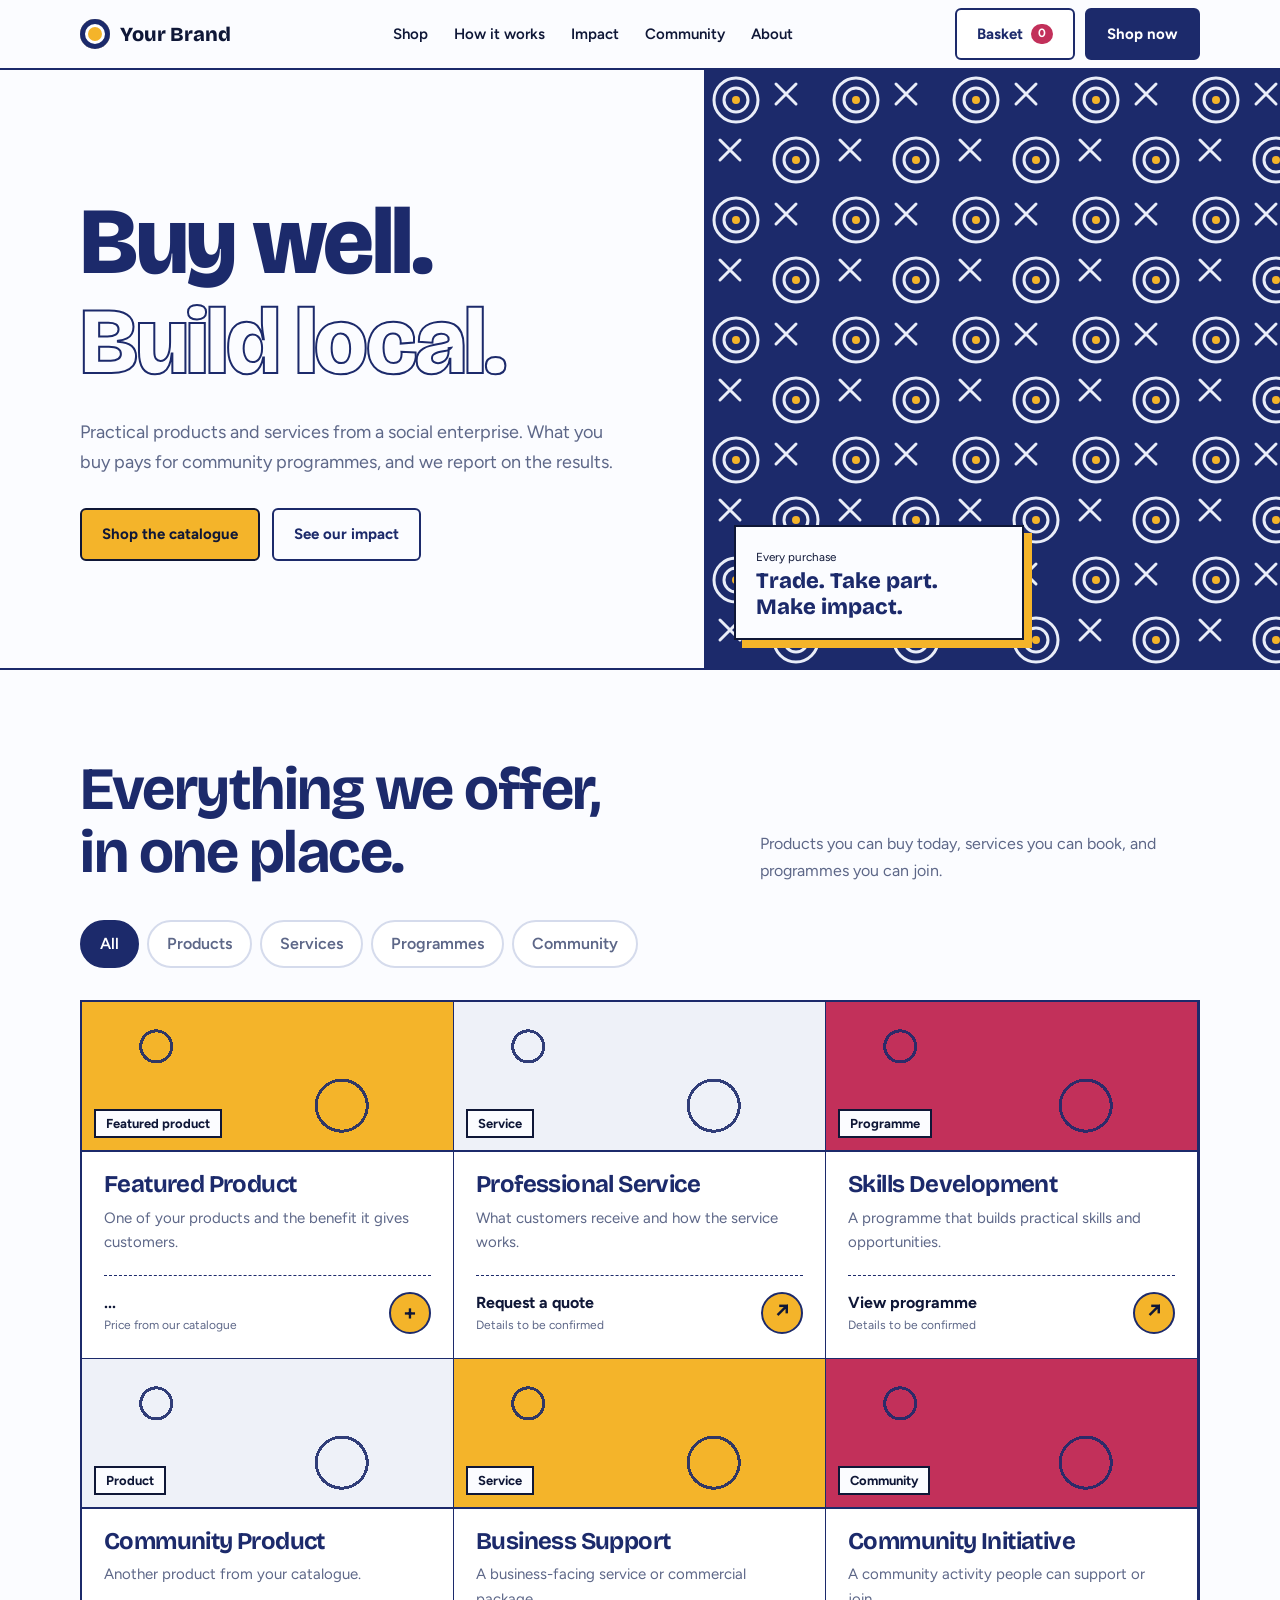
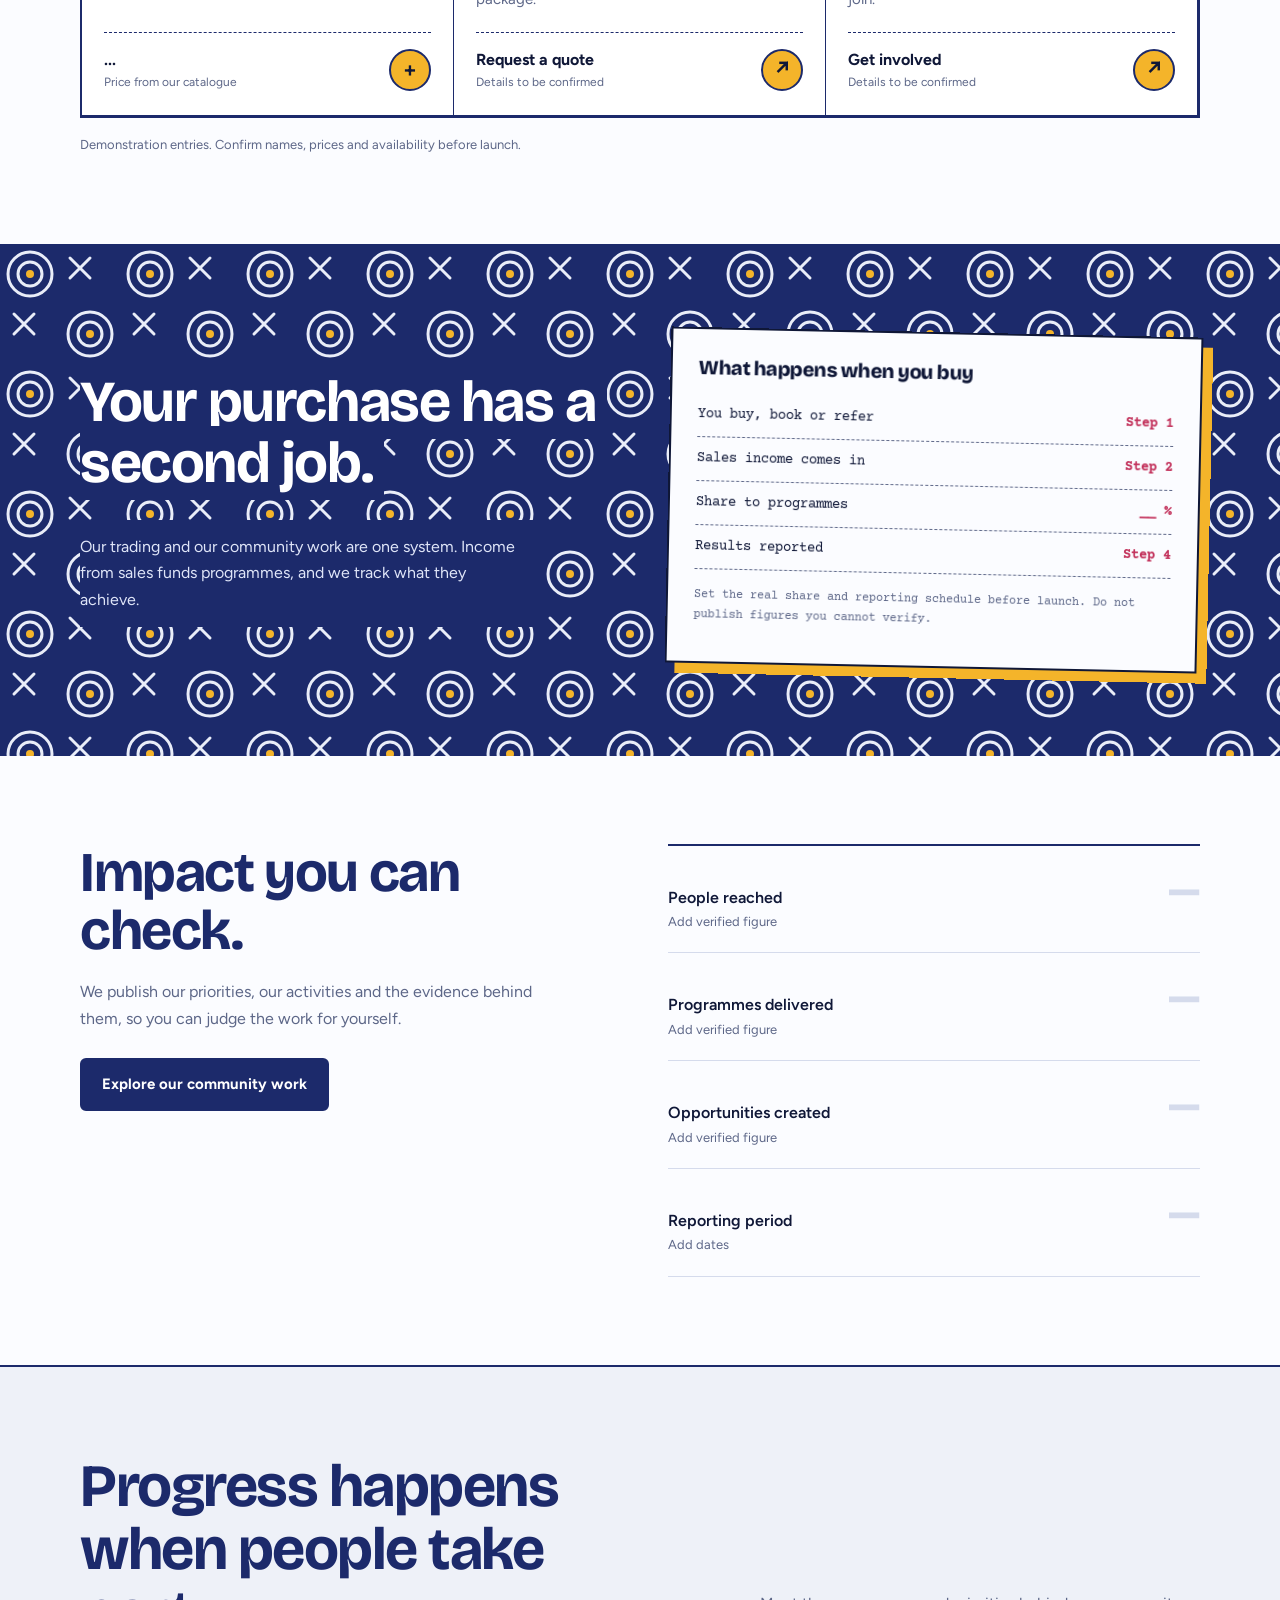
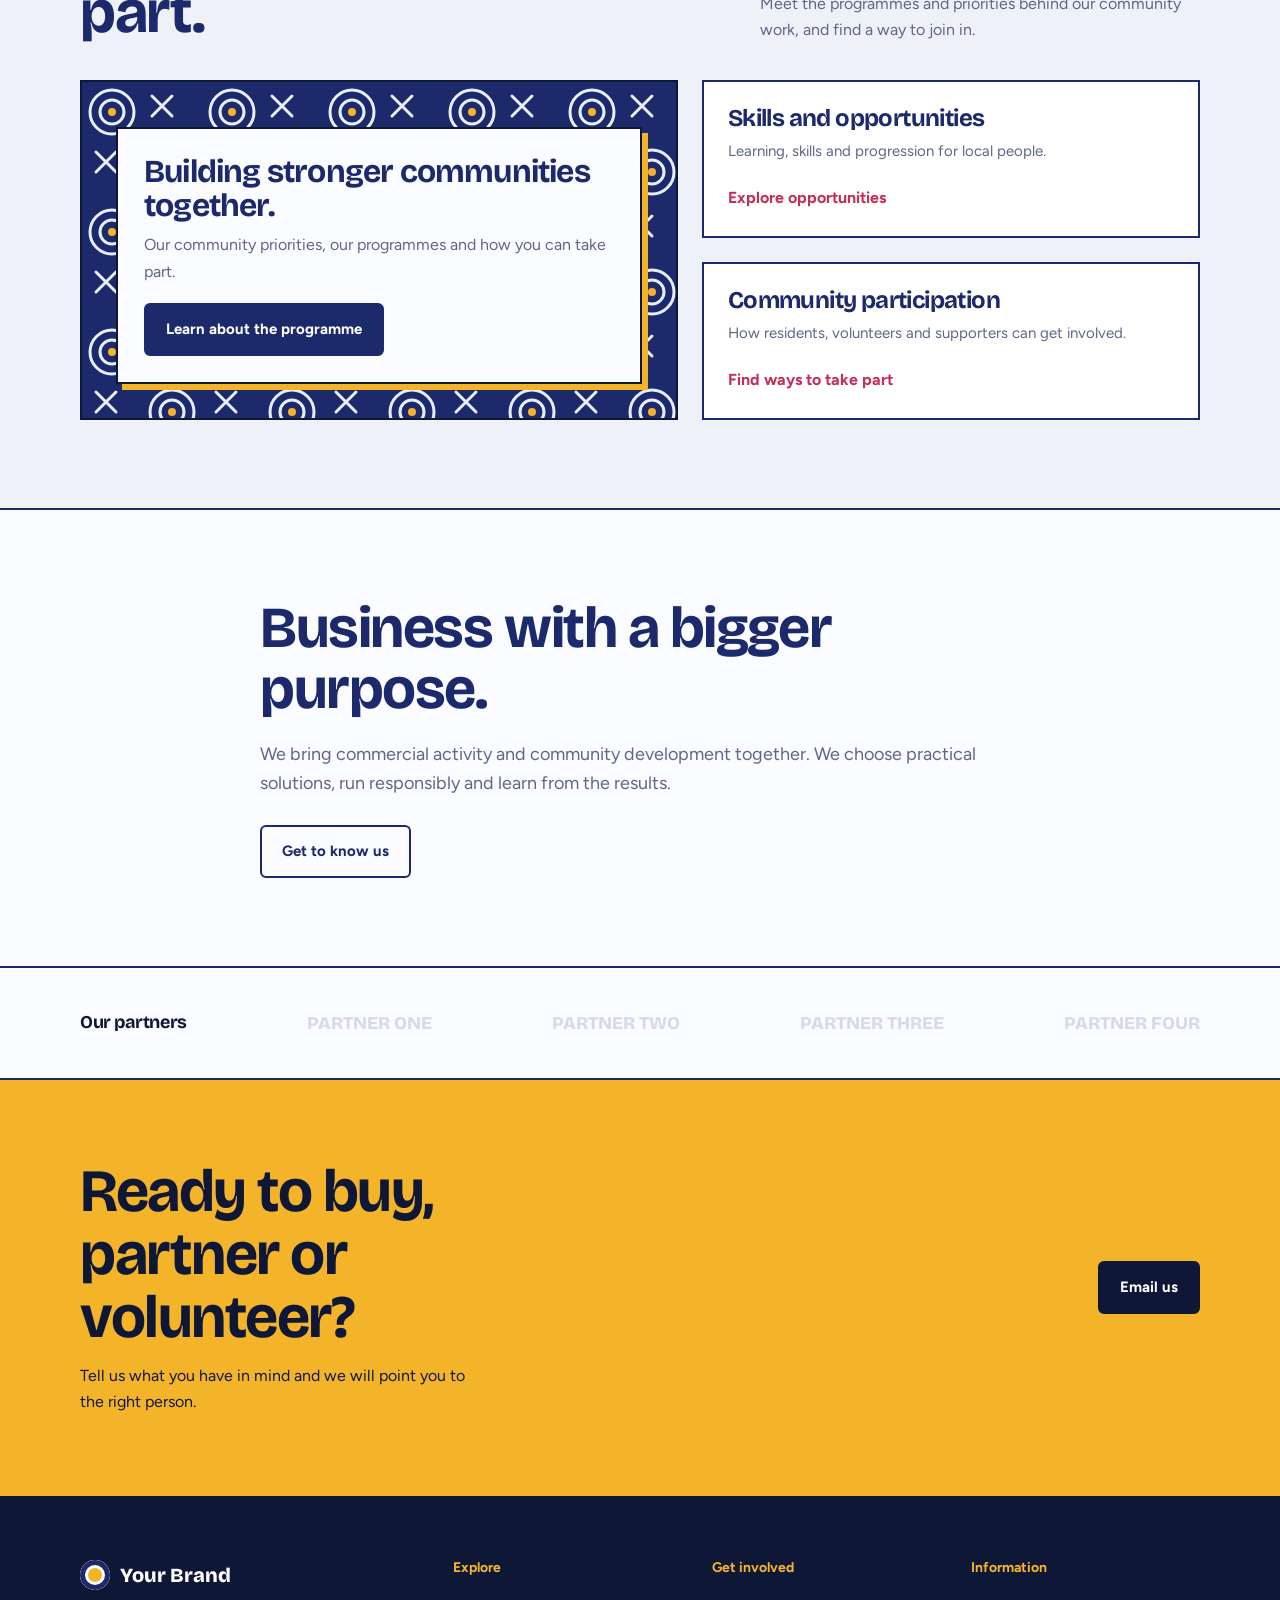
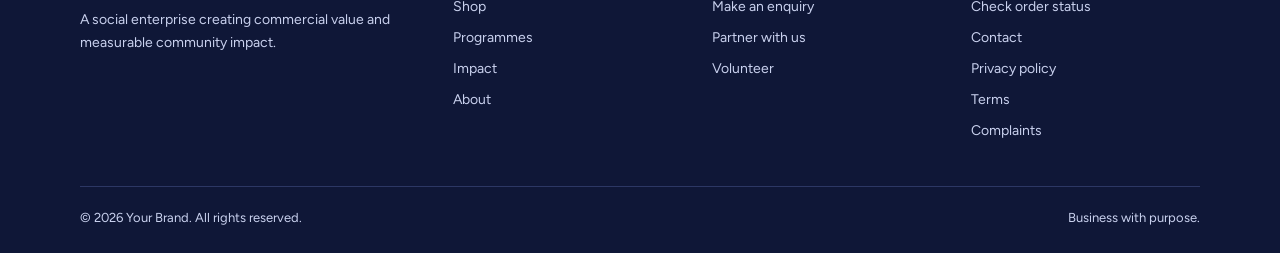
<file: index.html>
<!DOCTYPE html>
<html lang="en"><head><meta charset="UTF-8"><meta name="viewport" content="width=device-width,initial-scale=1">
<meta name="theme-color" content="#1c2a6b"><meta name="description" content="Products, services and community programmes from a social enterprise. Every purchase supports community impact.">
<title>Your Brand | Business with purpose</title>
<link rel="icon" href="[data-uri]" type="image/svg+xml">
<link rel="preconnect" href="https://fonts.googleapis.com"><link rel="preconnect" href="https://fonts.gstatic.com" crossorigin>
<link href="https://fonts.googleapis.com/css2?family=Bricolage+Grotesque:opsz,wght@12..96,400;12..96,800&family=Figtree:wght@400;600;700&family=Courier+Prime&display=swap" rel="stylesheet">
<style>:root{--indigo:#1c2a6b;--ink:#0f1737;--chalk:#eef1f8;--paper:#fbfcff;--saffron:#f4b42a;--hibiscus:#c2305a;--muted:#5d6788;--line:#d5dbec;--r:6px}
*{box-sizing:border-box;margin:0;padding:0}
html{scroll-behavior:smooth}
body{background:var(--paper);color:var(--ink);font:400 16px/1.65 "Figtree",system-ui,sans-serif;overflow-x:hidden}
a{color:inherit;text-decoration:none}button{font:inherit;cursor:pointer}
:focus-visible{outline:3px solid var(--saffron);outline-offset:3px}
h1,h2,h3{font-family:"Bricolage Grotesque",sans-serif;line-height:1.05;letter-spacing:-.025em}
.wrap{width:min(1120px,calc(100% - 40px));margin:auto}
.top{position:sticky;top:0;z-index:50;background:var(--paper);border-bottom:2px solid var(--indigo)}
.nav{display:flex;align-items:center;justify-content:space-between;min-height:68px;gap:20px}
.logo{display:flex;align-items:center;gap:10px;font:800 20px "Bricolage Grotesque",sans-serif}
.logo i{width:30px;height:30px;border-radius:50%;background:var(--indigo);box-shadow:inset 0 0 0 5px var(--indigo),inset 0 0 0 8px #fff,inset 0 0 0 30px var(--saffron)}
.links{display:flex;gap:26px;list-style:none;font-weight:600;font-size:15px}
.links a{padding:4px 0;border-bottom:2px solid transparent}.links a:hover{border-color:var(--saffron)}
.acts{display:flex;gap:10px;align-items:center}
.btn{display:inline-flex;align-items:center;gap:8px;padding:12px 20px;border:2px solid var(--indigo);border-radius:var(--r);background:var(--indigo);color:#fff;font-weight:700;font-size:15px;transition:transform .15s,box-shadow .15s}
.btn:hover{transform:translate(-2px,-2px);box-shadow:4px 4px 0 var(--saffron)}
.btn.alt{background:transparent;color:var(--indigo)}
.btn.sun{background:var(--saffron);border-color:var(--ink);color:var(--ink)}
.bag{background:#fff;color:var(--indigo)}
.bag b{background:var(--hibiscus);color:#fff;border-radius:10px;padding:0 7px;font-size:12px}
.burger{display:none;background:none;border:0;font-size:26px}
.hero{display:grid;grid-template-columns:1.1fr .9fr;min-height:600px;border-bottom:2px solid var(--indigo);padding:0}
.hero-copy{padding:80px 48px 64px max(20px,calc((100vw - 1120px)/2));display:flex;flex-direction:column;justify-content:center;align-items:flex-start}
.hero h1{font-size:clamp(48px,7.4vw,104px);font-weight:800;color:var(--indigo)}
.hero h1 em{font-style:normal;display:block;-webkit-text-stroke:2px var(--indigo);color:transparent}
.hero p{max-width:46ch;margin:26px 0 30px;color:var(--muted);font-size:18px}
.row{display:flex;flex-wrap:wrap;gap:12px}
.hero-art{background:url([data-uri]) 0 0/120px;border-left:2px solid var(--indigo);display:grid;place-items:end start;padding:28px}
.ticket{background:var(--paper);border:2px solid var(--ink);padding:18px 20px;max-width:290px;box-shadow:8px 8px 0 var(--saffron);font-size:14px}
.ticket b{display:block;font:800 22px "Bricolage Grotesque",sans-serif;color:var(--indigo)}
.fade{animation:rise .9s cubic-bezier(.2,.7,.2,1) both}
@keyframes rise{from{opacity:0;transform:translateY(24px)}}
section{padding:88px 0}
.hero{padding:0}
.head{display:grid;grid-template-columns:1fr 1fr;gap:30px;align-items:end;margin-bottom:36px}
.head h2{font-size:clamp(34px,5vw,60px);color:var(--indigo)}
.head p{color:var(--muted);max-width:44ch;justify-self:end}
.tabs{display:flex;gap:8px;overflow-x:auto;padding-bottom:6px;margin-bottom:26px}
.tab{flex:none;padding:9px 18px;border:2px solid var(--line);border-radius:30px;background:#fff;font-weight:600;color:var(--muted)}
.tab.on,.tab:hover{border-color:var(--indigo);background:var(--indigo);color:#fff}
.grid{display:grid;grid-template-columns:repeat(3,1fr);border:2px solid var(--indigo)}
.item{padding:0 0 22px;border:1px solid var(--indigo);background:#fff;display:flex;flex-direction:column;margin:-1px 0 0 -1px}
.item[hidden]{display:none}
.tile{height:150px;border-bottom:2px solid var(--indigo);display:flex;align-items:flex-end;padding:12px;background-image:radial-gradient(circle at 20% 30%,transparent 0 14px,rgba(28,42,107,.9) 14px 17px,transparent 17px),radial-gradient(circle at 70% 70%,transparent 0 24px,rgba(28,42,107,.9) 24px 27px,transparent 27px)}
.t1{background-color:var(--saffron)}.t2{background-color:var(--chalk)}.t3{background-color:var(--hibiscus)}
.tag{background:var(--paper);border:2px solid var(--ink);padding:2px 10px;font-weight:700;font-size:13px}
.item h3{font-size:24px;margin:20px 22px 8px;color:var(--indigo)}
.item p{margin:0 22px;color:var(--muted);font-size:15px;flex:1}
.buy{display:flex;justify-content:space-between;align-items:center;margin:20px 22px 0;padding-top:14px;border-top:1px dashed var(--indigo);font-weight:700}
.buy small{display:block;font-weight:400;color:var(--muted);font-size:12px}
.plus{width:42px;height:42px;display:grid;place-items:center;border:2px solid var(--indigo);border-radius:50%;background:var(--saffron);font-size:22px;color:var(--ink);font-weight:700}
.plus:hover{background:var(--indigo);color:#fff}
.note{margin-top:16px;font-size:13px;color:var(--muted)}
.model{background:var(--indigo) url([data-uri]) 0 0/120px;padding:0}
.model .wrap{display:grid;grid-template-columns:1fr 1fr;gap:56px;align-items:center;padding:88px 0}
.model h2{color:#fff;font-size:clamp(34px,5vw,58px);background:var(--indigo);display:inline;-webkit-box-decoration-break:clone;box-decoration-break:clone;padding:2px 12px 2px 0}
.model .lead{margin-top:26px;color:#dfe5f8;background:var(--indigo);padding:14px 14px 14px 0;max-width:46ch}
.receipt{background:var(--paper);border:2px solid var(--ink);padding:26px 26px 36px;font-family:"Courier Prime","Courier New",monospace;font-size:14px;transform:rotate(1.2deg);box-shadow:10px 10px 0 var(--saffron)}
.receipt h3{font:800 20px "Bricolage Grotesque",sans-serif;margin-bottom:14px}
.ln{display:flex;justify-content:space-between;gap:12px;padding:10px 0;border-bottom:1px dashed var(--muted)}
.ln span:last-child{color:var(--hibiscus);font-weight:700}
.receipt p{margin-top:16px;font-size:12px;color:var(--muted)}
.impact{display:grid;grid-template-columns:1fr 1fr;gap:56px;align-items:start}
.impact h2{font-size:clamp(34px,5vw,56px);color:var(--indigo);margin-bottom:18px}
.impact>div>p{color:var(--muted);max-width:48ch;margin-bottom:26px}
.facts{border-top:2px solid var(--indigo)}
.fact{display:flex;justify-content:space-between;align-items:baseline;padding:20px 0;border-bottom:1px solid var(--line)}
.fact span{font-weight:600}.fact b{font:800 40px "Bricolage Grotesque",sans-serif;color:var(--line)}
.fact small{display:block;font-weight:400;color:var(--muted);font-size:13px}
.comm{background:var(--chalk);border-block:2px solid var(--indigo)}
.cols{display:grid;grid-template-columns:1.2fr 1fr;gap:24px}
.big{background:var(--indigo) url([data-uri]) 0 0/120px;padding:34px;min-height:340px;display:flex;align-items:flex-end;border:2px solid var(--ink)}
.big div{background:var(--paper);padding:26px;border:2px solid var(--ink);box-shadow:6px 6px 0 var(--saffron)}
.big h3{font-size:32px;color:var(--indigo);margin-bottom:10px}.big p{color:var(--muted);margin-bottom:18px}
.stack{display:grid;gap:24px}
.mini{background:#fff;border:2px solid var(--indigo);padding:24px;display:flex;flex-direction:column;gap:8px}
.mini h3{font-size:24px;color:var(--indigo)}.mini p{color:var(--muted);font-size:15px}
.mini a{font-weight:700;color:var(--hibiscus);margin-top:auto}
.about{max-width:760px}
.about h2{font-size:clamp(34px,5vw,58px);color:var(--indigo);margin-bottom:20px}
.about p{color:var(--muted);font-size:18px;margin-bottom:26px}
.partners{border-block:2px solid var(--indigo);padding:44px 0}
.partners .wrap{display:flex;flex-wrap:wrap;gap:12px 40px;align-items:center;justify-content:space-between}
.partners h3{font-size:18px}.partners span{font:800 18px "Bricolage Grotesque",sans-serif;color:var(--line)}
.cta{background:var(--saffron);padding:80px 0}
.cta .wrap{display:flex;justify-content:space-between;align-items:center;gap:30px}
.cta h2{font-size:clamp(34px,5vw,60px);max-width:14ch}
.cta p{max-width:40ch;margin-top:14px}
.cta .btn{background:var(--ink);border-color:var(--ink)}
footer{background:var(--ink);color:#c9d1ee;padding:60px 0 24px;font-size:14px}
.fg{display:grid;grid-template-columns:1.5fr 1fr 1fr 1fr;gap:30px;padding-bottom:40px}
footer .logo{color:#fff;margin-bottom:14px}footer h4{color:var(--saffron);margin-bottom:12px}
footer a{display:block;padding:4px 0}footer a:hover{color:#fff}
.fb{display:flex;justify-content:space-between;gap:16px;border-top:1px solid #2c3764;padding-top:20px;font-size:13px}
.ov{position:fixed;inset:0;background:rgba(15,23,55,.55);z-index:100;opacity:0;visibility:hidden;transition:.2s}
.ov.open{opacity:1;visibility:visible}
.drawer{position:fixed;top:0;right:0;z-index:101;width:min(420px,100%);height:100%;background:var(--paper);border-left:2px solid var(--ink);padding:24px;display:flex;flex-direction:column;transform:translateX(105%);transition:transform .3s}
.drawer.open{transform:none}
.dh{display:flex;justify-content:space-between;align-items:center;padding-bottom:16px;border-bottom:2px solid var(--indigo)}
.dh h3{font-size:26px}.x{width:38px;height:38px;border:2px solid var(--indigo);border-radius:50%;background:#fff;font-size:20px}
#items{flex:1;overflow:auto;padding:12px 0}
.empty{padding:50px 10px;text-align:center;color:var(--muted)}
.ci{display:flex;justify-content:space-between;gap:10px;padding:12px 0;border-bottom:1px dashed var(--muted)}
.ci small{display:block;color:var(--muted)}.ci button{background:none;border:0;color:var(--hibiscus);font-weight:700}
.tot{display:flex;justify-content:space-between;padding:16px 0;font-weight:800;border-top:2px solid var(--indigo)}
.drawer .btn{width:100%;justify-content:center}.drawer small{margin-top:10px;color:var(--muted);font-size:12px;text-align:center}
@media(max-width:900px){.grid{grid-template-columns:1fr 1fr}.fg{grid-template-columns:1fr 1fr}.links{gap:16px}}
@media(max-width:720px){
.burger{display:block}.hdr-cta{display:none}
.links{position:absolute;top:68px;left:0;right:0;background:var(--paper);border-bottom:2px solid var(--indigo);padding:20px;flex-direction:column;display:none}.links.show{display:flex}
.hero,.head,.model .wrap,.impact,.cols{grid-template-columns:1fr}
.hero-copy{padding:48px 20px 40px}.hero-art{min-height:260px;border-left:0;border-top:2px solid var(--indigo)}
section{padding:60px 0}.head p{justify-self:start}.model .wrap{padding:60px 0}
.grid{grid-template-columns:1fr}.cta .wrap,.fb{flex-direction:column;align-items:flex-start}.fg>:first-child{grid-column:1/-1}}
@media(prefers-reduced-motion:reduce){*{animation:none!important;transition:none!important;scroll-behavior:auto!important}}

.drawer input{width:100%;padding:12px;margin-top:6px;border:2px solid var(--indigo);border-radius:var(--r);font:inherit;background:#fff}
.drawer label{font-weight:600;font-size:14px;display:block;margin-top:10px}
.msg{margin-top:10px;padding:10px;border:2px solid var(--indigo);background:var(--chalk);font-size:14px}.msg[hidden]{display:none}
.btn[disabled]{opacity:.6;cursor:wait}
.sp{position:fixed;inset:0;z-index:200;background:rgba(15,23,55,.6);display:grid;place-items:center;padding:20px}.sp[hidden]{display:none}
.sbox{background:var(--paper);border:2px solid var(--ink);box-shadow:8px 8px 0 var(--saffron);padding:28px;max-width:460px;width:100%}
.sbox h3{font-size:30px;color:var(--indigo);margin-bottom:10px}.sbox .refs{font:14px "Courier Prime","Courier New",monospace;margin:14px 0;color:var(--muted);word-break:break-all}
</style></head>
<body>
<!-- Replace "Your Brand" and all placeholder copy with approved organisation details. -->
<header class="top"><div class="wrap nav">
<a href="#" class="logo"><i></i>Your Brand</a>
<ul class="links" id="links"><li><a href="#offers">Shop</a></li><li><a href="#how">How it works</a></li><li><a href="#impact">Impact</a></li><li><a href="#community">Community</a></li><li><a href="#about">About</a></li></ul>
<div class="acts"><button class="btn bag" id="openBag" aria-label="Open basket">Basket <b id="count">0</b></button><a href="#offers" class="btn hdr-cta">Shop now</a><button class="burger" id="burger" aria-label="Menu" aria-expanded="false">☰</button></div>
</div></header>
<main>
<section class="hero" style="padding:0">
<div class="hero-copy fade"><h1>Buy well.<em>Build local.</em></h1>
<p>Practical products and services from a social enterprise. What you buy pays for community programmes, and we report on the results.</p>
<div class="row"><a href="#offers" class="btn sun">Shop the catalogue</a><a href="#impact" class="btn alt">See our impact</a></div></div>
<div class="hero-art"><div class="ticket"><small>Every purchase</small><b>Trade. Take part. Make impact.</b></div></div>
</section>

<section id="offers"><div class="wrap">
<div class="head"><h2>Everything we offer, in one place.</h2><p>Products you can buy today, services you can book, and programmes you can join.</p></div>
<div class="tabs"><button class="tab on" data-f="all">All</button><button class="tab" data-f="products">Products</button><button class="tab" data-f="services">Services</button><button class="tab" data-f="programmes">Programmes</button><button class="tab" data-f="community">Community</button></div>
<div class="grid">
<article class="item" data-c="products"><div class="tile t1"><span class="tag">Featured product</span></div><h3>Featured Product</h3><p>One of your products and the benefit it gives customers.</p><div class="buy"><div><span class="pv">...</span><small>Price from our catalogue</small></div><button class="plus" data-slug="featured-product" aria-label="Add Featured Product to basket">+</button></div></article>
<article class="item" data-c="services"><div class="tile t2"><span class="tag">Service</span></div><h3>Professional Service</h3><p>What customers receive and how the service works.</p><div class="buy"><div>Request a quote<small>Details to be confirmed</small></div><a class="plus" href="#contact" aria-label="Request a quote: Professional Service">↗</a></div></article>
<article class="item" data-c="programmes"><div class="tile t3"><span class="tag">Programme</span></div><h3>Skills Development</h3><p>A programme that builds practical skills and opportunities.</p><div class="buy"><div>View programme<small>Details to be confirmed</small></div><a class="plus" href="#community" aria-label="View programme: Skills Development">↗</a></div></article>
<article class="item" data-c="products"><div class="tile t2"><span class="tag">Product</span></div><h3>Community Product</h3><p>Another product from your catalogue.</p><div class="buy"><div><span class="pv">...</span><small>Price from our catalogue</small></div><button class="plus" data-slug="community-product" aria-label="Add Community Product to basket">+</button></div></article>
<article class="item" data-c="services"><div class="tile t1"><span class="tag">Service</span></div><h3>Business Support</h3><p>A business-facing service or commercial package.</p><div class="buy"><div>Request a quote<small>Details to be confirmed</small></div><a class="plus" href="#contact" aria-label="Request a quote: Business Support">↗</a></div></article>
<article class="item" data-c="community"><div class="tile t3"><span class="tag">Community</span></div><h3>Community Initiative</h3><p>A community activity people can support or join.</p><div class="buy"><div>Get involved<small>Details to be confirmed</small></div><a class="plus" href="#community" aria-label="Get involved: Community Initiative">↗</a></div></article>
</div>
<p class="note">Demonstration entries. Confirm names, prices and availability before launch.</p>
</div></section>

<section class="model" id="how"><div class="wrap">
<div><h2>Your purchase has a second job.</h2><p class="lead">Our trading and our community work are one system. Income from sales funds programmes, and we track what they achieve.</p></div>
<div class="receipt"><h3>What happens when you buy</h3>
<div class="ln"><span>You buy, book or refer</span><span>Step 1</span></div>
<div class="ln"><span>Sales income comes in</span><span>Step 2</span></div>
<div class="ln"><span>Share to programmes</span><span>__ %</span></div>
<div class="ln"><span>Results reported</span><span>Step 4</span></div>
<p>Set the real share and reporting schedule before launch. Do not publish figures you cannot verify.</p></div>
</div></section>

<section id="impact"><div class="wrap impact">
<div><h2>Impact you can check.</h2><p>We publish our priorities, our activities and the evidence behind them, so you can judge the work for yourself.</p><a href="#community" class="btn">Explore our community work</a></div>
<!-- Replace dashes with verified data only. -->
<div class="facts"><div class="fact"><span>People reached<small>Add verified figure</small></span><b>—</b></div><div class="fact"><span>Programmes delivered<small>Add verified figure</small></span><b>—</b></div><div class="fact"><span>Opportunities created<small>Add verified figure</small></span><b>—</b></div><div class="fact"><span>Reporting period<small>Add dates</small></span><b>—</b></div></div>
</div></section>

<section class="comm" id="community"><div class="wrap">
<div class="head"><h2>Progress happens when people take part.</h2><p>Meet the programmes and priorities behind our community work, and find a way to join in.</p></div>
<div class="cols"><article class="big"><div><h3>Building stronger communities together.</h3><p>Our community priorities, our programmes and how you can take part.</p><a href="#contact" class="btn">Learn about the programme</a></div></article>
<div class="stack"><article class="mini"><h3>Skills and opportunities</h3><p>Learning, skills and progression for local people.</p><a href="#contact">Explore opportunities</a></article>
<article class="mini"><h3>Community participation</h3><p>How residents, volunteers and supporters can get involved.</p><a href="#contact">Find ways to take part</a></article></div></div>
</div></section>

<section id="about"><div class="wrap about"><h2>Business with a bigger purpose.</h2><p>We bring commercial activity and community development together. We choose practical solutions, run responsibly and learn from the results.</p><a href="#contact" class="btn alt">Get to know us</a></div></section>

<div class="partners"><div class="wrap"><h3>Our partners</h3><!-- Add only authorised, current partners. --><span>PARTNER ONE</span><span>PARTNER TWO</span><span>PARTNER THREE</span><span>PARTNER FOUR</span></div></div>

<section class="cta" id="contact"><div class="wrap"><div><h2>Ready to buy, partner or volunteer?</h2><p>Tell us what you have in mind and we will point you to the right person.</p></div><a href="mailto:hello@example.com" class="btn">Email us</a></div></section>
</main>
<footer><div class="wrap"><div class="fg">
<div><a href="#" class="logo"><i></i>Your Brand</a><p>A social enterprise creating commercial value and measurable community impact.</p></div>
<div><h4>Explore</h4><a href="#offers">Shop</a><a href="#community">Programmes</a><a href="#impact">Impact</a><a href="#about">About</a></div>
<div><h4>Get involved</h4><a href="#contact">Make an enquiry</a><a href="#contact">Partner with us</a><a href="#community">Volunteer</a></div>
<div><h4>Information</h4><a href="#" id="chk">Check order status</a><a href="#contact">Contact</a><a href="#">Privacy policy</a><a href="#">Terms</a><a href="#">Complaints</a></div></div>
<div class="fb"><span>© <span id="year"></span> Your Brand. All rights reserved.</span><span>Business with purpose.</span></div></div></footer>
<div class="ov" id="ov"></div>
<aside class="drawer" id="drawer" aria-label="Basket"><div class="dh"><h3>Your basket</h3><button class="x" id="closeBag" aria-label="Close basket">×</button></div>
<div id="items"></div><div class="tot"><span>Subtotal</span><span id="total">₦0.00</span></div>
<label for="cname">Full name</label><input id="cname" autocomplete="name" maxlength="120"><label for="email">Email for receipt</label><input id="email" type="email" autocomplete="email" maxlength="200"><div class="msg" id="msg" hidden aria-live="polite"></div><button class="btn" id="checkout" style="margin-top:14px">Pay now</button><small>Payments are processed by Paystack. We never see your card details.</small></aside>
<div class="sp" id="status" hidden role="dialog" aria-live="polite"><div class="sbox"><h3 id="sTitle"></h3><p id="sText"></p><p class="refs" id="sRefs"></p><div class="row" id="sBtns"></div></div></div><script>// ===== SETTINGS (public values only) =====
const SUPABASE_URL="https://qomamdxlwwqfklunfaaq.supabase.co";
const SUPABASE_ANON_KEY="sb_publishable_TiptnBfx27B3jDiiX3_WVQ_9wcdA9PL"; // the anon/public key. NEVER the service_role key.
const FN=SUPABASE_URL+"/functions/v1/";
const $=id=>document.getElementById(id);
const esc=s=>String(s==null?"":s).replace(/[&<>"']/g,c=>({"&":"&amp;","<":"&lt;",">":"&gt;",'"':"&quot;","'":"&#39;"}[c]));
const money=(k,cur)=>new Intl.NumberFormat("en-NG",{style:"currency",currency:cur||"NGN"}).format(k/100);
let products={},basket=[],idem=crypto.randomUUID();
const toggle=o=>{$("drawer").classList.toggle("open",o);$("ov").classList.toggle("open",o)};
const msg=t=>{const m=$("msg");m.textContent=t;m.hidden=!t};
async function call(name,body){
  const r=await fetch(FN+name,{method:"POST",body:JSON.stringify(body)}); // plain request: no browser preflight needed
  let d={};try{d=await r.json()}catch(e){}
  return {status:r.status,data:d};
}
// Prices shown here are for display only. The server recalculates every total from its own database.
async function loadProducts(){
  try{
    const r=await fetch(SUPABASE_URL+"/rest/v1/products?select=slug,name,price&active=eq.true",{headers:{apikey:SUPABASE_ANON_KEY}});
    (await r.json()).forEach(p=>{
      products[p.slug]=p;
      const b=document.querySelector('.plus[data-slug="'+p.slug+'"]');
      if(b)b.previousElementSibling.querySelector(".pv").textContent=money(p.price);
    });
  }catch(e){}
  render();
}
function render(){
  $("count").textContent=basket.reduce((s,i)=>s+i.qty,0);
  $("total").textContent=money(basket.reduce((s,i)=>s+(products[i.slug]?products[i.slug].price:0)*i.qty,0));
  $("items").innerHTML=basket.length?basket.map(i=>{const p=products[i.slug]||{name:i.slug,price:0};return '<div class="ci"><div><strong>'+esc(p.name)+'</strong><small>'+i.qty+' × '+money(p.price)+'</small></div><button data-rm="'+esc(i.slug)+'">Remove</button></div>'}).join(""):'<div class="empty">Your basket is empty. Add an item from the catalogue.</div>';
}
document.querySelectorAll(".plus[data-slug]").forEach(b=>b.addEventListener("click",()=>{
  const s=b.dataset.slug;
  if(!products[s]){msg("Prices are still loading. Check your connection and try again.");toggle(true);return}
  const e=basket.find(i=>i.slug===s);e?e.qty++:basket.push({slug:s,qty:1});
  idem=crypto.randomUUID();msg("");render();toggle(true);
}));
$("items").addEventListener("click",e=>{const b=e.target.closest("[data-rm]");if(b){basket=basket.filter(i=>i.slug!==b.dataset.rm);idem=crypto.randomUUID();render()}});
$("openBag").onclick=()=>toggle(true);$("closeBag").onclick=()=>toggle(false);$("ov").onclick=()=>toggle(false);
document.addEventListener("keydown",e=>{if(e.key==="Escape")toggle(false)});

$("checkout").onclick=async()=>{
  if(!basket.length)return msg("Your basket is empty. Add an item first.");
  const name=$("cname").value.trim(),email=$("email").value.trim();
  if(name.length<2)return msg("Enter your full name.");
  if(!/^\S+@\S+\.\S+$/.test(email))return msg("Enter a valid email so we can send your receipt.");
  const btn=$("checkout");btn.disabled=true;msg("Preparing your secure payment...");
  try{
    const {status,data}=await call("checkout",{idempotency_key:idem,name:name,email:email,items:basket.map(i=>({slug:i.slug,quantity:i.qty}))});
    if(data.reference)sessionStorage.setItem("lastRef",data.reference);
    if(data.authorization_url){location.href=data.authorization_url;return}
    if(data.status==="success"){toggle(false);showStatus(data.reference);return}
    msg(data.message||"We could not start your payment. Please try again.");
    if(status>=400&&status!==429)idem=crypto.randomUUID(); // a 202 keeps the same key so a retry cannot create a second order
  }catch(e){
    msg("Network problem. If you reached a payment page, do not pay again. Use Check order status in the footer first.");
  }finally{btn.disabled=false}
};

// ===== Payment status (always confirmed by the server, never by this page) =====
function view(d){
  const ref=d&&d.order_number?"Order "+d.order_number+"  |  Ref "+d.reference:"";
  if(!d||!d.payment_status||d.verified===false)
    return ["Verification in progress","Your payment is being verified. Please do not make another payment. You can check your order status shortly.",ref,false];
  switch(d.payment_status){
    case "success":case "partially_refunded":case "refunded":return ["Payment successful","Thank you. Your payment is confirmed and your receipt is ready.",ref,true];
    case "pending":case "processing":return ["Payment pending","We have not received confirmation yet. Please do not pay again. This page will update.",ref,false];
    case "failed":return ["Payment failed","Your payment did not go through. If money left your account, contact us with the reference below.",ref,true];
    case "abandoned":return ["Payment cancelled","The payment was not completed. You can add your items again and start a new payment.",ref,true];
    default:return ["Payment requires investigation","We need to check this payment before confirming your order. Please do not pay again. Contact us with the reference below.",ref,true];
  }
}
function receiptDoc(r){
  const b=r.business||{};
  const rows=(r.items||[]).map(i=>"<tr><td>"+esc(i.name)+"</td><td>"+esc(i.quantity)+"</td><td>"+money(i.unit_price,r.currency)+"</td><td>"+money(i.line_total,r.currency)+"</td></tr>").join("");
  return "<!doctype html><meta charset=utf-8><title>"+esc(r.receipt_number)+"</title><style>body{font:15px Arial,sans-serif;max-width:640px;margin:30px auto;padding:0 16px}table{width:100%;border-collapse:collapse}td,th{border:1px solid #999;padding:6px;text-align:left}</style>"+
  "<h1>"+esc(b.name)+"</h1><p>"+esc(b.email)+" | "+esc(b.phone)+"<br>"+esc(b.address)+"</p><h2>Receipt "+esc(r.receipt_number)+"</h2>"+
  "<p>Order: "+esc(r.order_number)+"<br>Payment reference: "+esc(r.transaction_reference)+"<br>Date: "+esc(new Date(r.paid_at).toLocaleString("en-NG"))+"<br>Customer: "+esc(r.customer_name)+" ("+esc(r.customer_email)+")<br>Payment method: "+esc(r.payment_channel||"n/a")+"<br>Status: "+esc(r.status)+"</p>"+
  "<table><tr><th>Item</th><th>Qty</th><th>Unit price</th><th>Total</th></tr>"+rows+"</table>"+
  "<p>Subtotal: "+money(r.subtotal,r.currency)+"<br>Discount: "+money(r.discount,r.currency)+"<br><b>Total paid: "+money(r.total,r.currency)+"</b> ("+esc(r.currency)+")</p><p>Verification reference: "+esc(r.verification_ref)+"</p>";
}
async function showStatus(ref,body,tries){
  tries=tries||0;
  const p=$("status");p.hidden=false;
  let d=null;
  try{const r=await call("verify-payment",body||{reference:ref});d=r.status===404?{error:1}:r.data}catch(e){d=null}
  if(d&&d.error){$("sTitle").textContent="Order not found";$("sText").textContent=d.message||"We could not find that order.";$("sRefs").textContent="";}
  else{
    const v=view(d);
    $("sTitle").textContent=v[0];$("sText").textContent=v[1];$("sRefs").textContent=v[2]||(ref?"Ref "+ref:"");
    if(!v[3]&&tries<6){setTimeout(()=>showStatus(ref||(d&&d.reference),body,tries+1),5000)}
  }
  const bt=$("sBtns");bt.innerHTML="";
  if(d&&d.receipt){const pb=document.createElement("button");pb.className="btn";pb.textContent="View and print receipt";
    pb.onclick=()=>{const w=window.open("","_blank");if(w){w.document.write(receiptDoc(d.receipt));w.document.close();w.focus();w.print()}};bt.appendChild(pb)}
  const cb=document.createElement("button");cb.className="btn alt";cb.textContent="Close";cb.onclick=()=>{p.hidden=true;if(d&&d.receipt){basket=[];idem=crypto.randomUUID();render()}};bt.appendChild(cb);
}
$("chk").onclick=e=>{e.preventDefault();const o=prompt("Order number (for example ORD-260101-000001)");const m=o&&prompt("Email used for the order");if(o&&m)showStatus(null,{order_number:o.trim(),email:m.trim()})};
const q=new URLSearchParams(location.search),rf=q.get("reference")||q.get("trxref");
if(rf){history.replaceState({},"",location.pathname);showStatus(rf)}
loadProducts();
const tabs=document.querySelectorAll(".tab"),cards=document.querySelectorAll(".item");
tabs.forEach(t=>t.addEventListener("click",()=>{
  tabs.forEach(x=>x.classList.remove("on"));t.classList.add("on");
  cards.forEach(c=>c.hidden=!(t.dataset.f==="all"||c.dataset.c===t.dataset.f));
}));
const links=$("links"),burger=$("burger");
burger.onclick=()=>{const s=links.classList.toggle("show");burger.textContent=s?"×":"☰";burger.setAttribute("aria-expanded",s)};
links.querySelectorAll("a").forEach(a=>a.onclick=()=>{links.classList.remove("show");burger.textContent="☰"});
$("year").textContent=new Date().getFullYear();
render();
</script></body></html>
</file>
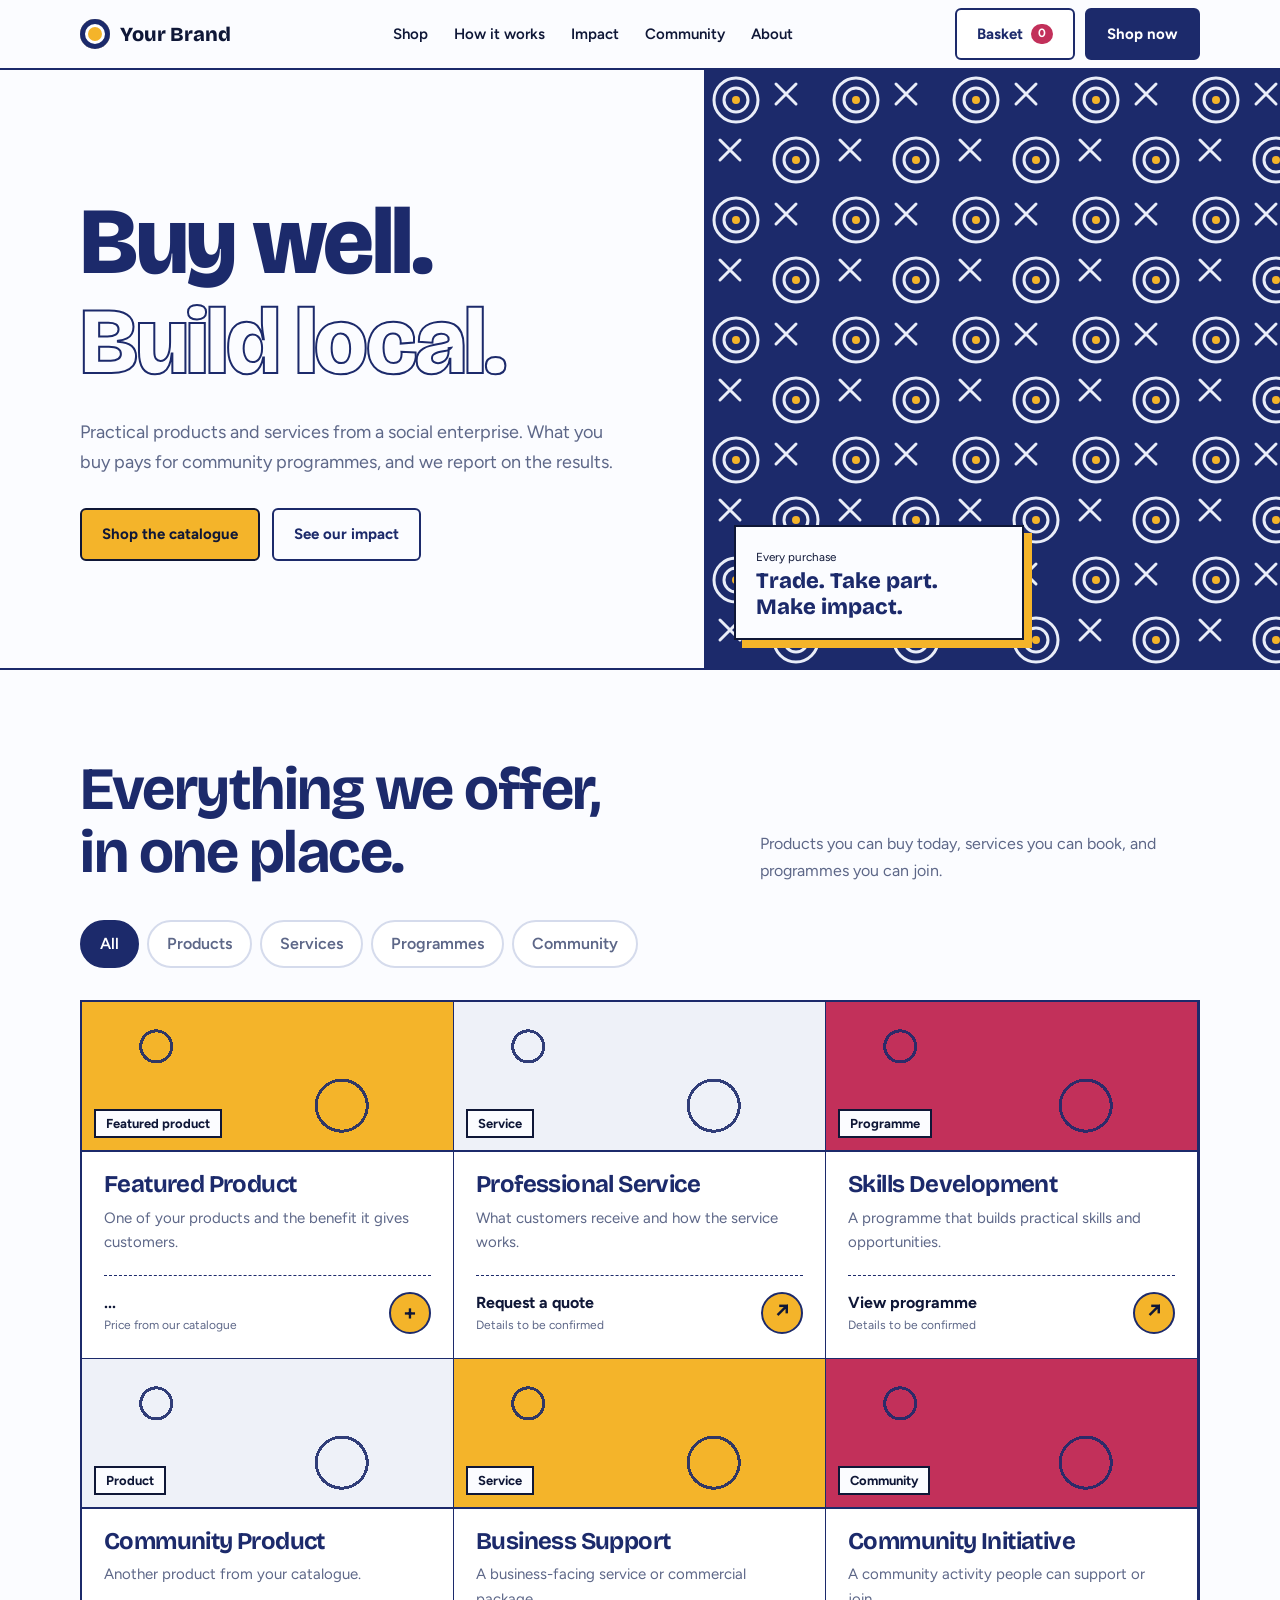
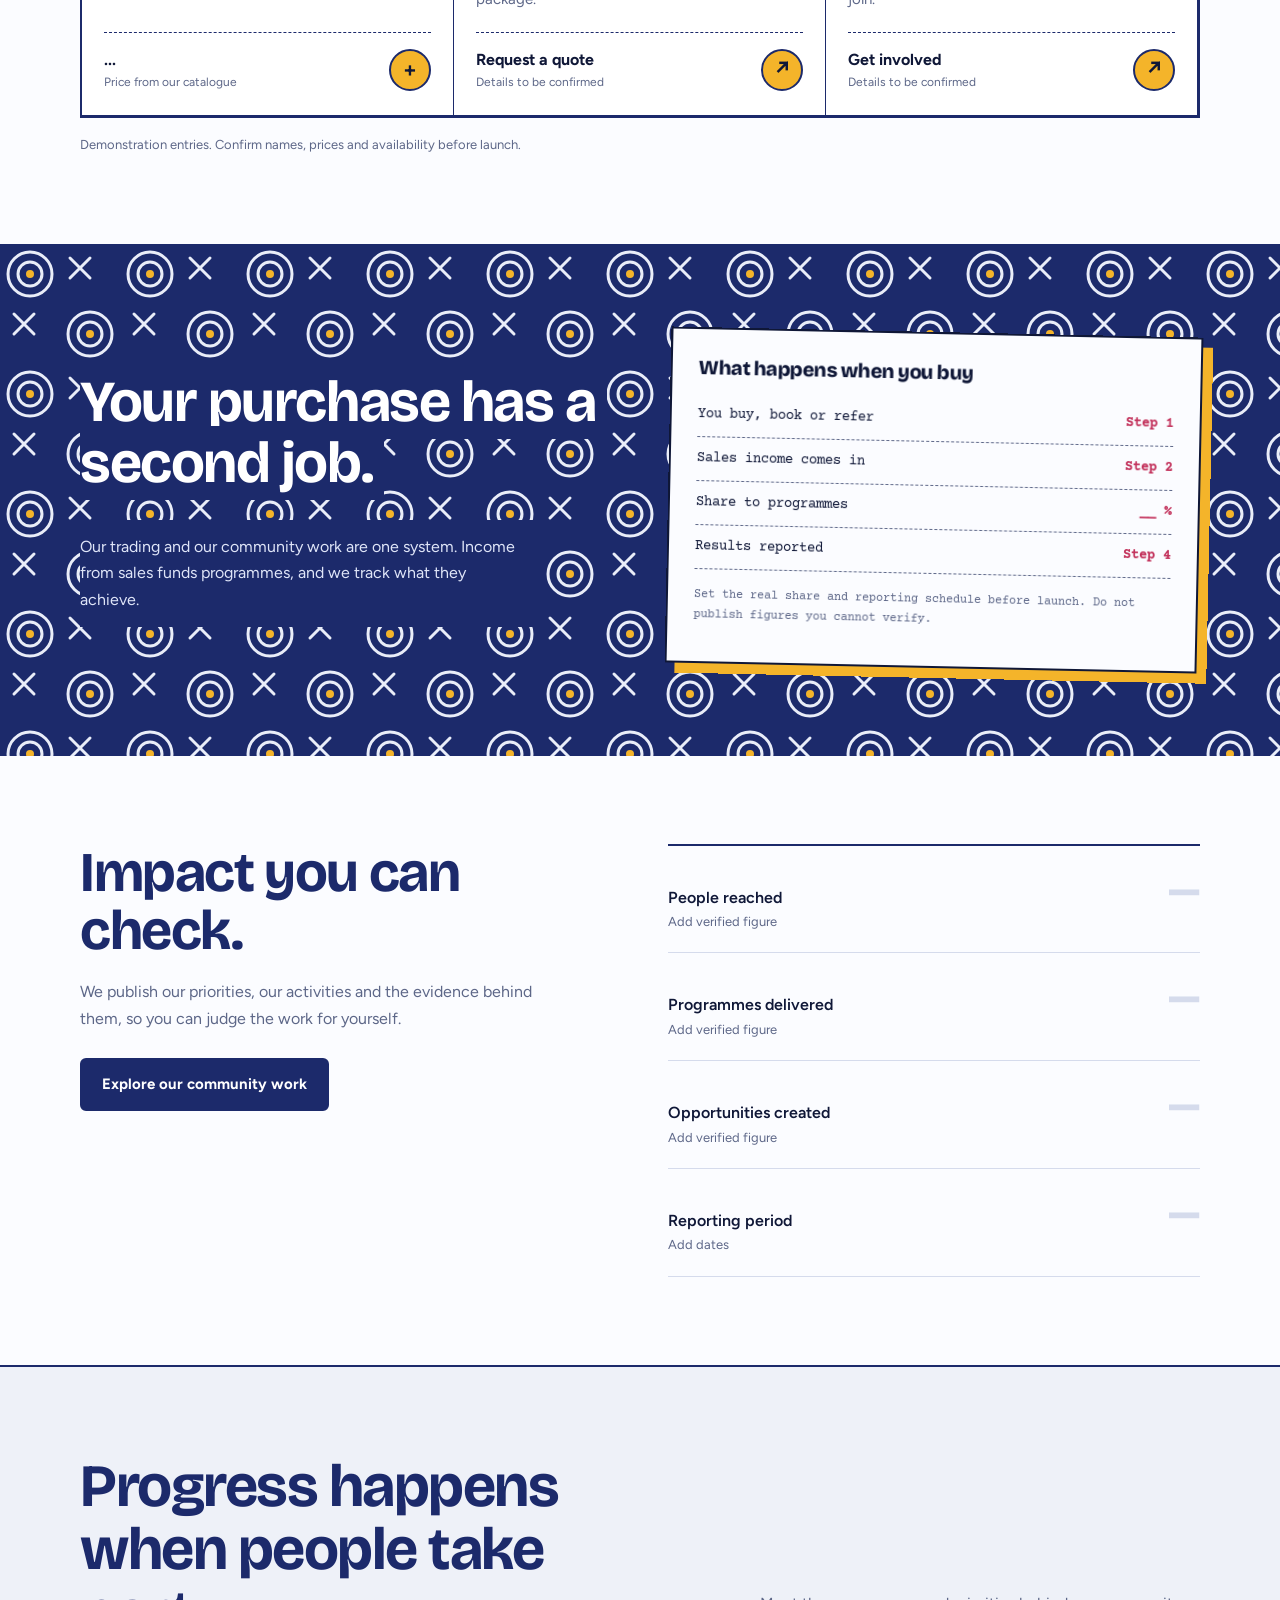
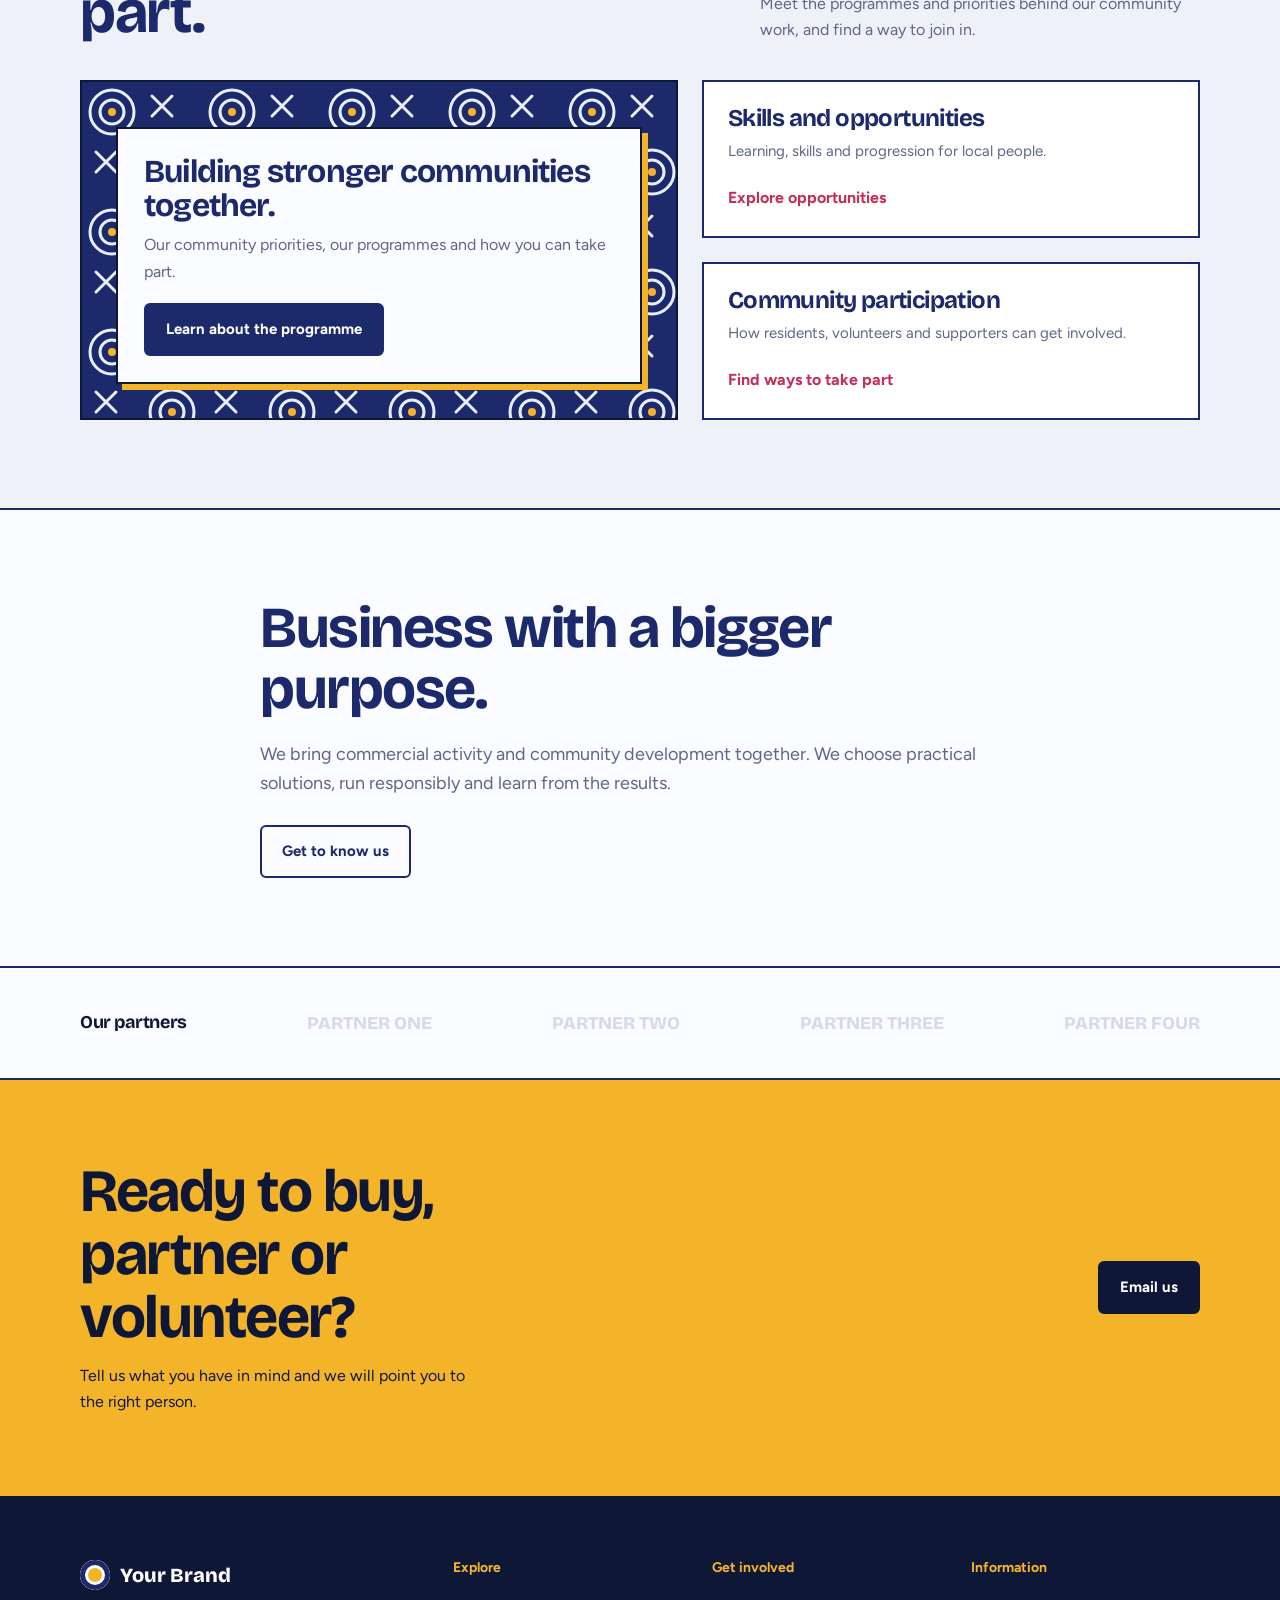
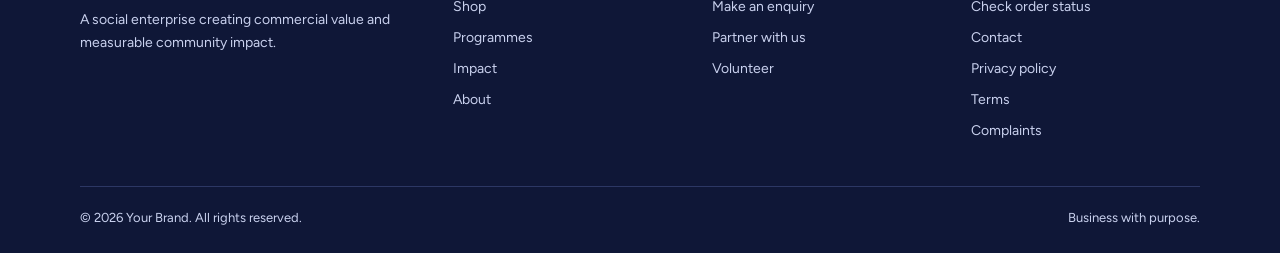
<file: payment-system/index.html>
<!DOCTYPE html>
<html lang="en"><head><meta charset="UTF-8"><meta name="viewport" content="width=device-width,initial-scale=1">
<meta name="theme-color" content="#1c2a6b"><meta name="description" content="Products, services and community programmes from a social enterprise. Every purchase supports community impact.">
<title>Your Brand | Business with purpose</title>
<link rel="icon" href="[data-uri]" type="image/svg+xml">
<link rel="preconnect" href="https://fonts.googleapis.com"><link rel="preconnect" href="https://fonts.gstatic.com" crossorigin>
<link href="https://fonts.googleapis.com/css2?family=Bricolage+Grotesque:opsz,wght@12..96,400;12..96,800&family=Figtree:wght@400;600;700&family=Courier+Prime&display=swap" rel="stylesheet">
<style>:root{--indigo:#1c2a6b;--ink:#0f1737;--chalk:#eef1f8;--paper:#fbfcff;--saffron:#f4b42a;--hibiscus:#c2305a;--muted:#5d6788;--line:#d5dbec;--r:6px}
*{box-sizing:border-box;margin:0;padding:0}
html{scroll-behavior:smooth}
body{background:var(--paper);color:var(--ink);font:400 16px/1.65 "Figtree",system-ui,sans-serif;overflow-x:hidden}
a{color:inherit;text-decoration:none}button{font:inherit;cursor:pointer}
:focus-visible{outline:3px solid var(--saffron);outline-offset:3px}
h1,h2,h3{font-family:"Bricolage Grotesque",sans-serif;line-height:1.05;letter-spacing:-.025em}
.wrap{width:min(1120px,calc(100% - 40px));margin:auto}
.top{position:sticky;top:0;z-index:50;background:var(--paper);border-bottom:2px solid var(--indigo)}
.nav{display:flex;align-items:center;justify-content:space-between;min-height:68px;gap:20px}
.logo{display:flex;align-items:center;gap:10px;font:800 20px "Bricolage Grotesque",sans-serif}
.logo i{width:30px;height:30px;border-radius:50%;background:var(--indigo);box-shadow:inset 0 0 0 5px var(--indigo),inset 0 0 0 8px #fff,inset 0 0 0 30px var(--saffron)}
.links{display:flex;gap:26px;list-style:none;font-weight:600;font-size:15px}
.links a{padding:4px 0;border-bottom:2px solid transparent}.links a:hover{border-color:var(--saffron)}
.acts{display:flex;gap:10px;align-items:center}
.btn{display:inline-flex;align-items:center;gap:8px;padding:12px 20px;border:2px solid var(--indigo);border-radius:var(--r);background:var(--indigo);color:#fff;font-weight:700;font-size:15px;transition:transform .15s,box-shadow .15s}
.btn:hover{transform:translate(-2px,-2px);box-shadow:4px 4px 0 var(--saffron)}
.btn.alt{background:transparent;color:var(--indigo)}
.btn.sun{background:var(--saffron);border-color:var(--ink);color:var(--ink)}
.bag{background:#fff;color:var(--indigo)}
.bag b{background:var(--hibiscus);color:#fff;border-radius:10px;padding:0 7px;font-size:12px}
.burger{display:none;background:none;border:0;font-size:26px}
.hero{display:grid;grid-template-columns:1.1fr .9fr;min-height:600px;border-bottom:2px solid var(--indigo);padding:0}
.hero-copy{padding:80px 48px 64px max(20px,calc((100vw - 1120px)/2));display:flex;flex-direction:column;justify-content:center;align-items:flex-start}
.hero h1{font-size:clamp(48px,7.4vw,104px);font-weight:800;color:var(--indigo)}
.hero h1 em{font-style:normal;display:block;-webkit-text-stroke:2px var(--indigo);color:transparent}
.hero p{max-width:46ch;margin:26px 0 30px;color:var(--muted);font-size:18px}
.row{display:flex;flex-wrap:wrap;gap:12px}
.hero-art{background:url([data-uri]) 0 0/120px;border-left:2px solid var(--indigo);display:grid;place-items:end start;padding:28px}
.ticket{background:var(--paper);border:2px solid var(--ink);padding:18px 20px;max-width:290px;box-shadow:8px 8px 0 var(--saffron);font-size:14px}
.ticket b{display:block;font:800 22px "Bricolage Grotesque",sans-serif;color:var(--indigo)}
.fade{animation:rise .9s cubic-bezier(.2,.7,.2,1) both}
@keyframes rise{from{opacity:0;transform:translateY(24px)}}
section{padding:88px 0}
.hero{padding:0}
.head{display:grid;grid-template-columns:1fr 1fr;gap:30px;align-items:end;margin-bottom:36px}
.head h2{font-size:clamp(34px,5vw,60px);color:var(--indigo)}
.head p{color:var(--muted);max-width:44ch;justify-self:end}
.tabs{display:flex;gap:8px;overflow-x:auto;padding-bottom:6px;margin-bottom:26px}
.tab{flex:none;padding:9px 18px;border:2px solid var(--line);border-radius:30px;background:#fff;font-weight:600;color:var(--muted)}
.tab.on,.tab:hover{border-color:var(--indigo);background:var(--indigo);color:#fff}
.grid{display:grid;grid-template-columns:repeat(3,1fr);border:2px solid var(--indigo)}
.item{padding:0 0 22px;border:1px solid var(--indigo);background:#fff;display:flex;flex-direction:column;margin:-1px 0 0 -1px}
.item[hidden]{display:none}
.tile{height:150px;border-bottom:2px solid var(--indigo);display:flex;align-items:flex-end;padding:12px;background-image:radial-gradient(circle at 20% 30%,transparent 0 14px,rgba(28,42,107,.9) 14px 17px,transparent 17px),radial-gradient(circle at 70% 70%,transparent 0 24px,rgba(28,42,107,.9) 24px 27px,transparent 27px)}
.t1{background-color:var(--saffron)}.t2{background-color:var(--chalk)}.t3{background-color:var(--hibiscus)}
.tag{background:var(--paper);border:2px solid var(--ink);padding:2px 10px;font-weight:700;font-size:13px}
.item h3{font-size:24px;margin:20px 22px 8px;color:var(--indigo)}
.item p{margin:0 22px;color:var(--muted);font-size:15px;flex:1}
.buy{display:flex;justify-content:space-between;align-items:center;margin:20px 22px 0;padding-top:14px;border-top:1px dashed var(--indigo);font-weight:700}
.buy small{display:block;font-weight:400;color:var(--muted);font-size:12px}
.plus{width:42px;height:42px;display:grid;place-items:center;border:2px solid var(--indigo);border-radius:50%;background:var(--saffron);font-size:22px;color:var(--ink);font-weight:700}
.plus:hover{background:var(--indigo);color:#fff}
.note{margin-top:16px;font-size:13px;color:var(--muted)}
.model{background:var(--indigo) url([data-uri]) 0 0/120px;padding:0}
.model .wrap{display:grid;grid-template-columns:1fr 1fr;gap:56px;align-items:center;padding:88px 0}
.model h2{color:#fff;font-size:clamp(34px,5vw,58px);background:var(--indigo);display:inline;-webkit-box-decoration-break:clone;box-decoration-break:clone;padding:2px 12px 2px 0}
.model .lead{margin-top:26px;color:#dfe5f8;background:var(--indigo);padding:14px 14px 14px 0;max-width:46ch}
.receipt{background:var(--paper);border:2px solid var(--ink);padding:26px 26px 36px;font-family:"Courier Prime","Courier New",monospace;font-size:14px;transform:rotate(1.2deg);box-shadow:10px 10px 0 var(--saffron)}
.receipt h3{font:800 20px "Bricolage Grotesque",sans-serif;margin-bottom:14px}
.ln{display:flex;justify-content:space-between;gap:12px;padding:10px 0;border-bottom:1px dashed var(--muted)}
.ln span:last-child{color:var(--hibiscus);font-weight:700}
.receipt p{margin-top:16px;font-size:12px;color:var(--muted)}
.impact{display:grid;grid-template-columns:1fr 1fr;gap:56px;align-items:start}
.impact h2{font-size:clamp(34px,5vw,56px);color:var(--indigo);margin-bottom:18px}
.impact>div>p{color:var(--muted);max-width:48ch;margin-bottom:26px}
.facts{border-top:2px solid var(--indigo)}
.fact{display:flex;justify-content:space-between;align-items:baseline;padding:20px 0;border-bottom:1px solid var(--line)}
.fact span{font-weight:600}.fact b{font:800 40px "Bricolage Grotesque",sans-serif;color:var(--line)}
.fact small{display:block;font-weight:400;color:var(--muted);font-size:13px}
.comm{background:var(--chalk);border-block:2px solid var(--indigo)}
.cols{display:grid;grid-template-columns:1.2fr 1fr;gap:24px}
.big{background:var(--indigo) url([data-uri]) 0 0/120px;padding:34px;min-height:340px;display:flex;align-items:flex-end;border:2px solid var(--ink)}
.big div{background:var(--paper);padding:26px;border:2px solid var(--ink);box-shadow:6px 6px 0 var(--saffron)}
.big h3{font-size:32px;color:var(--indigo);margin-bottom:10px}.big p{color:var(--muted);margin-bottom:18px}
.stack{display:grid;gap:24px}
.mini{background:#fff;border:2px solid var(--indigo);padding:24px;display:flex;flex-direction:column;gap:8px}
.mini h3{font-size:24px;color:var(--indigo)}.mini p{color:var(--muted);font-size:15px}
.mini a{font-weight:700;color:var(--hibiscus);margin-top:auto}
.about{max-width:760px}
.about h2{font-size:clamp(34px,5vw,58px);color:var(--indigo);margin-bottom:20px}
.about p{color:var(--muted);font-size:18px;margin-bottom:26px}
.partners{border-block:2px solid var(--indigo);padding:44px 0}
.partners .wrap{display:flex;flex-wrap:wrap;gap:12px 40px;align-items:center;justify-content:space-between}
.partners h3{font-size:18px}.partners span{font:800 18px "Bricolage Grotesque",sans-serif;color:var(--line)}
.cta{background:var(--saffron);padding:80px 0}
.cta .wrap{display:flex;justify-content:space-between;align-items:center;gap:30px}
.cta h2{font-size:clamp(34px,5vw,60px);max-width:14ch}
.cta p{max-width:40ch;margin-top:14px}
.cta .btn{background:var(--ink);border-color:var(--ink)}
footer{background:var(--ink);color:#c9d1ee;padding:60px 0 24px;font-size:14px}
.fg{display:grid;grid-template-columns:1.5fr 1fr 1fr 1fr;gap:30px;padding-bottom:40px}
footer .logo{color:#fff;margin-bottom:14px}footer h4{color:var(--saffron);margin-bottom:12px}
footer a{display:block;padding:4px 0}footer a:hover{color:#fff}
.fb{display:flex;justify-content:space-between;gap:16px;border-top:1px solid #2c3764;padding-top:20px;font-size:13px}
.ov{position:fixed;inset:0;background:rgba(15,23,55,.55);z-index:100;opacity:0;visibility:hidden;transition:.2s}
.ov.open{opacity:1;visibility:visible}
.drawer{position:fixed;top:0;right:0;z-index:101;width:min(420px,100%);height:100%;background:var(--paper);border-left:2px solid var(--ink);padding:24px;display:flex;flex-direction:column;transform:translateX(105%);transition:transform .3s}
.drawer.open{transform:none}
.dh{display:flex;justify-content:space-between;align-items:center;padding-bottom:16px;border-bottom:2px solid var(--indigo)}
.dh h3{font-size:26px}.x{width:38px;height:38px;border:2px solid var(--indigo);border-radius:50%;background:#fff;font-size:20px}
#items{flex:1;overflow:auto;padding:12px 0}
.empty{padding:50px 10px;text-align:center;color:var(--muted)}
.ci{display:flex;justify-content:space-between;gap:10px;padding:12px 0;border-bottom:1px dashed var(--muted)}
.ci small{display:block;color:var(--muted)}.ci button{background:none;border:0;color:var(--hibiscus);font-weight:700}
.tot{display:flex;justify-content:space-between;padding:16px 0;font-weight:800;border-top:2px solid var(--indigo)}
.drawer .btn{width:100%;justify-content:center}.drawer small{margin-top:10px;color:var(--muted);font-size:12px;text-align:center}
@media(max-width:900px){.grid{grid-template-columns:1fr 1fr}.fg{grid-template-columns:1fr 1fr}.links{gap:16px}}
@media(max-width:720px){
.burger{display:block}.hdr-cta{display:none}
.links{position:absolute;top:68px;left:0;right:0;background:var(--paper);border-bottom:2px solid var(--indigo);padding:20px;flex-direction:column;display:none}.links.show{display:flex}
.hero,.head,.model .wrap,.impact,.cols{grid-template-columns:1fr}
.hero-copy{padding:48px 20px 40px}.hero-art{min-height:260px;border-left:0;border-top:2px solid var(--indigo)}
section{padding:60px 0}.head p{justify-self:start}.model .wrap{padding:60px 0}
.grid{grid-template-columns:1fr}.cta .wrap,.fb{flex-direction:column;align-items:flex-start}.fg>:first-child{grid-column:1/-1}}
@media(prefers-reduced-motion:reduce){*{animation:none!important;transition:none!important;scroll-behavior:auto!important}}

.drawer input{width:100%;padding:12px;margin-top:6px;border:2px solid var(--indigo);border-radius:var(--r);font:inherit;background:#fff}
.drawer label{font-weight:600;font-size:14px;display:block;margin-top:10px}
.msg{margin-top:10px;padding:10px;border:2px solid var(--indigo);background:var(--chalk);font-size:14px}.msg[hidden]{display:none}
.btn[disabled]{opacity:.6;cursor:wait}
.sp{position:fixed;inset:0;z-index:200;background:rgba(15,23,55,.6);display:grid;place-items:center;padding:20px}.sp[hidden]{display:none}
.sbox{background:var(--paper);border:2px solid var(--ink);box-shadow:8px 8px 0 var(--saffron);padding:28px;max-width:460px;width:100%}
.sbox h3{font-size:30px;color:var(--indigo);margin-bottom:10px}.sbox .refs{font:14px "Courier Prime","Courier New",monospace;margin:14px 0;color:var(--muted);word-break:break-all}
</style></head>
<body>
<!-- Replace "Your Brand" and all placeholder copy with approved organisation details. -->
<header class="top"><div class="wrap nav">
<a href="#" class="logo"><i></i>Your Brand</a>
<ul class="links" id="links"><li><a href="#offers">Shop</a></li><li><a href="#how">How it works</a></li><li><a href="#impact">Impact</a></li><li><a href="#community">Community</a></li><li><a href="#about">About</a></li></ul>
<div class="acts"><button class="btn bag" id="openBag" aria-label="Open basket">Basket <b id="count">0</b></button><a href="#offers" class="btn hdr-cta">Shop now</a><button class="burger" id="burger" aria-label="Menu" aria-expanded="false">☰</button></div>
</div></header>
<main>
<section class="hero" style="padding:0">
<div class="hero-copy fade"><h1>Buy well.<em>Build local.</em></h1>
<p>Practical products and services from a social enterprise. What you buy pays for community programmes, and we report on the results.</p>
<div class="row"><a href="#offers" class="btn sun">Shop the catalogue</a><a href="#impact" class="btn alt">See our impact</a></div></div>
<div class="hero-art"><div class="ticket"><small>Every purchase</small><b>Trade. Take part. Make impact.</b></div></div>
</section>

<section id="offers"><div class="wrap">
<div class="head"><h2>Everything we offer, in one place.</h2><p>Products you can buy today, services you can book, and programmes you can join.</p></div>
<div class="tabs"><button class="tab on" data-f="all">All</button><button class="tab" data-f="products">Products</button><button class="tab" data-f="services">Services</button><button class="tab" data-f="programmes">Programmes</button><button class="tab" data-f="community">Community</button></div>
<div class="grid">
<article class="item" data-c="products"><div class="tile t1"><span class="tag">Featured product</span></div><h3>Featured Product</h3><p>One of your products and the benefit it gives customers.</p><div class="buy"><div><span class="pv">...</span><small>Price from our catalogue</small></div><button class="plus" data-slug="featured-product" aria-label="Add Featured Product to basket">+</button></div></article>
<article class="item" data-c="services"><div class="tile t2"><span class="tag">Service</span></div><h3>Professional Service</h3><p>What customers receive and how the service works.</p><div class="buy"><div>Request a quote<small>Details to be confirmed</small></div><a class="plus" href="#contact" aria-label="Request a quote: Professional Service">↗</a></div></article>
<article class="item" data-c="programmes"><div class="tile t3"><span class="tag">Programme</span></div><h3>Skills Development</h3><p>A programme that builds practical skills and opportunities.</p><div class="buy"><div>View programme<small>Details to be confirmed</small></div><a class="plus" href="#community" aria-label="View programme: Skills Development">↗</a></div></article>
<article class="item" data-c="products"><div class="tile t2"><span class="tag">Product</span></div><h3>Community Product</h3><p>Another product from your catalogue.</p><div class="buy"><div><span class="pv">...</span><small>Price from our catalogue</small></div><button class="plus" data-slug="community-product" aria-label="Add Community Product to basket">+</button></div></article>
<article class="item" data-c="services"><div class="tile t1"><span class="tag">Service</span></div><h3>Business Support</h3><p>A business-facing service or commercial package.</p><div class="buy"><div>Request a quote<small>Details to be confirmed</small></div><a class="plus" href="#contact" aria-label="Request a quote: Business Support">↗</a></div></article>
<article class="item" data-c="community"><div class="tile t3"><span class="tag">Community</span></div><h3>Community Initiative</h3><p>A community activity people can support or join.</p><div class="buy"><div>Get involved<small>Details to be confirmed</small></div><a class="plus" href="#community" aria-label="Get involved: Community Initiative">↗</a></div></article>
</div>
<p class="note">Demonstration entries. Confirm names, prices and availability before launch.</p>
</div></section>

<section class="model" id="how"><div class="wrap">
<div><h2>Your purchase has a second job.</h2><p class="lead">Our trading and our community work are one system. Income from sales funds programmes, and we track what they achieve.</p></div>
<div class="receipt"><h3>What happens when you buy</h3>
<div class="ln"><span>You buy, book or refer</span><span>Step 1</span></div>
<div class="ln"><span>Sales income comes in</span><span>Step 2</span></div>
<div class="ln"><span>Share to programmes</span><span>__ %</span></div>
<div class="ln"><span>Results reported</span><span>Step 4</span></div>
<p>Set the real share and reporting schedule before launch. Do not publish figures you cannot verify.</p></div>
</div></section>

<section id="impact"><div class="wrap impact">
<div><h2>Impact you can check.</h2><p>We publish our priorities, our activities and the evidence behind them, so you can judge the work for yourself.</p><a href="#community" class="btn">Explore our community work</a></div>
<!-- Replace dashes with verified data only. -->
<div class="facts"><div class="fact"><span>People reached<small>Add verified figure</small></span><b>—</b></div><div class="fact"><span>Programmes delivered<small>Add verified figure</small></span><b>—</b></div><div class="fact"><span>Opportunities created<small>Add verified figure</small></span><b>—</b></div><div class="fact"><span>Reporting period<small>Add dates</small></span><b>—</b></div></div>
</div></section>

<section class="comm" id="community"><div class="wrap">
<div class="head"><h2>Progress happens when people take part.</h2><p>Meet the programmes and priorities behind our community work, and find a way to join in.</p></div>
<div class="cols"><article class="big"><div><h3>Building stronger communities together.</h3><p>Our community priorities, our programmes and how you can take part.</p><a href="#contact" class="btn">Learn about the programme</a></div></article>
<div class="stack"><article class="mini"><h3>Skills and opportunities</h3><p>Learning, skills and progression for local people.</p><a href="#contact">Explore opportunities</a></article>
<article class="mini"><h3>Community participation</h3><p>How residents, volunteers and supporters can get involved.</p><a href="#contact">Find ways to take part</a></article></div></div>
</div></section>

<section id="about"><div class="wrap about"><h2>Business with a bigger purpose.</h2><p>We bring commercial activity and community development together. We choose practical solutions, run responsibly and learn from the results.</p><a href="#contact" class="btn alt">Get to know us</a></div></section>

<div class="partners"><div class="wrap"><h3>Our partners</h3><!-- Add only authorised, current partners. --><span>PARTNER ONE</span><span>PARTNER TWO</span><span>PARTNER THREE</span><span>PARTNER FOUR</span></div></div>

<section class="cta" id="contact"><div class="wrap"><div><h2>Ready to buy, partner or volunteer?</h2><p>Tell us what you have in mind and we will point you to the right person.</p></div><a href="mailto:hello@example.com" class="btn">Email us</a></div></section>
</main>
<footer><div class="wrap"><div class="fg">
<div><a href="#" class="logo"><i></i>Your Brand</a><p>A social enterprise creating commercial value and measurable community impact.</p></div>
<div><h4>Explore</h4><a href="#offers">Shop</a><a href="#community">Programmes</a><a href="#impact">Impact</a><a href="#about">About</a></div>
<div><h4>Get involved</h4><a href="#contact">Make an enquiry</a><a href="#contact">Partner with us</a><a href="#community">Volunteer</a></div>
<div><h4>Information</h4><a href="#" id="chk">Check order status</a><a href="#contact">Contact</a><a href="#">Privacy policy</a><a href="#">Terms</a><a href="#">Complaints</a></div></div>
<div class="fb"><span>© <span id="year"></span> Your Brand. All rights reserved.</span><span>Business with purpose.</span></div></div></footer>
<div class="ov" id="ov"></div>
<aside class="drawer" id="drawer" aria-label="Basket"><div class="dh"><h3>Your basket</h3><button class="x" id="closeBag" aria-label="Close basket">×</button></div>
<div id="items"></div><div class="tot"><span>Subtotal</span><span id="total">₦0.00</span></div>
<label for="cname">Full name</label><input id="cname" autocomplete="name" maxlength="120"><label for="email">Email for receipt</label><input id="email" type="email" autocomplete="email" maxlength="200"><div class="msg" id="msg" hidden aria-live="polite"></div><button class="btn" id="checkout" style="margin-top:14px">Pay now</button><small>Payments are processed by Paystack. We never see your card details.</small></aside>
<div class="sp" id="status" hidden role="dialog" aria-live="polite"><div class="sbox"><h3 id="sTitle"></h3><p id="sText"></p><p class="refs" id="sRefs"></p><div class="row" id="sBtns"></div></div></div><script>// ===== SETTINGS (public values only) =====
const SUPABASE_URL="https://YOUR-PROJECT.supabase.co";
const SUPABASE_ANON_KEY="YOUR_SUPABASE_ANON_PUBLIC_KEY"; // the anon/public key. NEVER the service_role key.
const FN=SUPABASE_URL+"/functions/v1/";
const $=id=>document.getElementById(id);
const esc=s=>String(s==null?"":s).replace(/[&<>"']/g,c=>({"&":"&amp;","<":"&lt;",">":"&gt;",'"':"&quot;","'":"&#39;"}[c]));
const money=(k,cur)=>new Intl.NumberFormat("en-NG",{style:"currency",currency:cur||"NGN"}).format(k/100);
let products={},basket=[],idem=crypto.randomUUID();
const toggle=o=>{$("drawer").classList.toggle("open",o);$("ov").classList.toggle("open",o)};
const msg=t=>{const m=$("msg");m.textContent=t;m.hidden=!t};
async function call(name,body){
  const r=await fetch(FN+name,{method:"POST",headers:{"Content-Type":"application/json",apikey:SUPABASE_ANON_KEY},body:JSON.stringify(body)});
  let d={};try{d=await r.json()}catch(e){}
  return {status:r.status,data:d};
}
// Prices shown here are for display only. The server recalculates every total from its own database.
async function loadProducts(){
  try{
    const r=await fetch(SUPABASE_URL+"/rest/v1/products?select=slug,name,price&active=eq.true",{headers:{apikey:SUPABASE_ANON_KEY}});
    (await r.json()).forEach(p=>{
      products[p.slug]=p;
      const b=document.querySelector('.plus[data-slug="'+p.slug+'"]');
      if(b)b.previousElementSibling.querySelector(".pv").textContent=money(p.price);
    });
  }catch(e){}
  render();
}
function render(){
  $("count").textContent=basket.reduce((s,i)=>s+i.qty,0);
  $("total").textContent=money(basket.reduce((s,i)=>s+(products[i.slug]?products[i.slug].price:0)*i.qty,0));
  $("items").innerHTML=basket.length?basket.map(i=>{const p=products[i.slug]||{name:i.slug,price:0};return '<div class="ci"><div><strong>'+esc(p.name)+'</strong><small>'+i.qty+' × '+money(p.price)+'</small></div><button data-rm="'+esc(i.slug)+'">Remove</button></div>'}).join(""):'<div class="empty">Your basket is empty. Add an item from the catalogue.</div>';
}
document.querySelectorAll(".plus[data-slug]").forEach(b=>b.addEventListener("click",()=>{
  const s=b.dataset.slug;
  if(!products[s]){msg("Prices are still loading. Check your connection and try again.");toggle(true);return}
  const e=basket.find(i=>i.slug===s);e?e.qty++:basket.push({slug:s,qty:1});
  idem=crypto.randomUUID();msg("");render();toggle(true);
}));
$("items").addEventListener("click",e=>{const b=e.target.closest("[data-rm]");if(b){basket=basket.filter(i=>i.slug!==b.dataset.rm);idem=crypto.randomUUID();render()}});
$("openBag").onclick=()=>toggle(true);$("closeBag").onclick=()=>toggle(false);$("ov").onclick=()=>toggle(false);
document.addEventListener("keydown",e=>{if(e.key==="Escape")toggle(false)});

$("checkout").onclick=async()=>{
  if(!basket.length)return msg("Your basket is empty. Add an item first.");
  const name=$("cname").value.trim(),email=$("email").value.trim();
  if(name.length<2)return msg("Enter your full name.");
  if(!/^\S+@\S+\.\S+$/.test(email))return msg("Enter a valid email so we can send your receipt.");
  const btn=$("checkout");btn.disabled=true;msg("Preparing your secure payment...");
  try{
    const {status,data}=await call("checkout",{idempotency_key:idem,name:name,email:email,items:basket.map(i=>({slug:i.slug,quantity:i.qty}))});
    if(data.reference)sessionStorage.setItem("lastRef",data.reference);
    if(data.authorization_url){location.href=data.authorization_url;return}
    if(data.status==="success"){toggle(false);showStatus(data.reference);return}
    msg(data.message||"We could not start your payment. Please try again.");
    if(status>=400&&status!==429)idem=crypto.randomUUID(); // a 202 keeps the same key so a retry cannot create a second order
  }catch(e){
    msg("Network problem. If you reached a payment page, do not pay again. Use Check order status in the footer first.");
  }finally{btn.disabled=false}
};

// ===== Payment status (always confirmed by the server, never by this page) =====
function view(d){
  const ref=d&&d.order_number?"Order "+d.order_number+"  |  Ref "+d.reference:"";
  if(!d||!d.payment_status||d.verified===false)
    return ["Verification in progress","Your payment is being verified. Please do not make another payment. You can check your order status shortly.",ref,false];
  switch(d.payment_status){
    case "success":case "partially_refunded":case "refunded":return ["Payment successful","Thank you. Your payment is confirmed and your receipt is ready.",ref,true];
    case "pending":case "processing":return ["Payment pending","We have not received confirmation yet. Please do not pay again. This page will update.",ref,false];
    case "failed":return ["Payment failed","Your payment did not go through. If money left your account, contact us with the reference below.",ref,true];
    case "abandoned":return ["Payment cancelled","The payment was not completed. You can add your items again and start a new payment.",ref,true];
    default:return ["Payment requires investigation","We need to check this payment before confirming your order. Please do not pay again. Contact us with the reference below.",ref,true];
  }
}
function receiptDoc(r){
  const b=r.business||{};
  const rows=(r.items||[]).map(i=>"<tr><td>"+esc(i.name)+"</td><td>"+esc(i.quantity)+"</td><td>"+money(i.unit_price,r.currency)+"</td><td>"+money(i.line_total,r.currency)+"</td></tr>").join("");
  return "<!doctype html><meta charset=utf-8><title>"+esc(r.receipt_number)+"</title><style>body{font:15px Arial,sans-serif;max-width:640px;margin:30px auto;padding:0 16px}table{width:100%;border-collapse:collapse}td,th{border:1px solid #999;padding:6px;text-align:left}</style>"+
  "<h1>"+esc(b.name)+"</h1><p>"+esc(b.email)+" | "+esc(b.phone)+"<br>"+esc(b.address)+"</p><h2>Receipt "+esc(r.receipt_number)+"</h2>"+
  "<p>Order: "+esc(r.order_number)+"<br>Payment reference: "+esc(r.transaction_reference)+"<br>Date: "+esc(new Date(r.paid_at).toLocaleString("en-NG"))+"<br>Customer: "+esc(r.customer_name)+" ("+esc(r.customer_email)+")<br>Payment method: "+esc(r.payment_channel||"n/a")+"<br>Status: "+esc(r.status)+"</p>"+
  "<table><tr><th>Item</th><th>Qty</th><th>Unit price</th><th>Total</th></tr>"+rows+"</table>"+
  "<p>Subtotal: "+money(r.subtotal,r.currency)+"<br>Discount: "+money(r.discount,r.currency)+"<br><b>Total paid: "+money(r.total,r.currency)+"</b> ("+esc(r.currency)+")</p><p>Verification reference: "+esc(r.verification_ref)+"</p>";
}
async function showStatus(ref,body,tries){
  tries=tries||0;
  const p=$("status");p.hidden=false;
  let d=null;
  try{const r=await call("verify-payment",body||{reference:ref});d=r.status===404?{error:1}:r.data}catch(e){d=null}
  if(d&&d.error){$("sTitle").textContent="Order not found";$("sText").textContent=d.message||"We could not find that order.";$("sRefs").textContent="";}
  else{
    const v=view(d);
    $("sTitle").textContent=v[0];$("sText").textContent=v[1];$("sRefs").textContent=v[2]||(ref?"Ref "+ref:"");
    if(!v[3]&&tries<6){setTimeout(()=>showStatus(ref||(d&&d.reference),body,tries+1),5000)}
  }
  const bt=$("sBtns");bt.innerHTML="";
  if(d&&d.receipt){const pb=document.createElement("button");pb.className="btn";pb.textContent="View and print receipt";
    pb.onclick=()=>{const w=window.open("","_blank");if(w){w.document.write(receiptDoc(d.receipt));w.document.close();w.focus();w.print()}};bt.appendChild(pb)}
  const cb=document.createElement("button");cb.className="btn alt";cb.textContent="Close";cb.onclick=()=>{p.hidden=true;if(d&&d.receipt){basket=[];idem=crypto.randomUUID();render()}};bt.appendChild(cb);
}
$("chk").onclick=e=>{e.preventDefault();const o=prompt("Order number (for example ORD-260101-000001)");const m=o&&prompt("Email used for the order");if(o&&m)showStatus(null,{order_number:o.trim(),email:m.trim()})};
const q=new URLSearchParams(location.search),rf=q.get("reference")||q.get("trxref");
if(rf){history.replaceState({},"",location.pathname);showStatus(rf)}
loadProducts();
const tabs=document.querySelectorAll(".tab"),cards=document.querySelectorAll(".item");
tabs.forEach(t=>t.addEventListener("click",()=>{
  tabs.forEach(x=>x.classList.remove("on"));t.classList.add("on");
  cards.forEach(c=>c.hidden=!(t.dataset.f==="all"||c.dataset.c===t.dataset.f));
}));
const links=$("links"),burger=$("burger");
burger.onclick=()=>{const s=links.classList.toggle("show");burger.textContent=s?"×":"☰";burger.setAttribute("aria-expanded",s)};
links.querySelectorAll("a").forEach(a=>a.onclick=()=>{links.classList.remove("show");burger.textContent="☰"});
$("year").textContent=new Date().getFullYear();
render();
</script></body></html>
</file>
